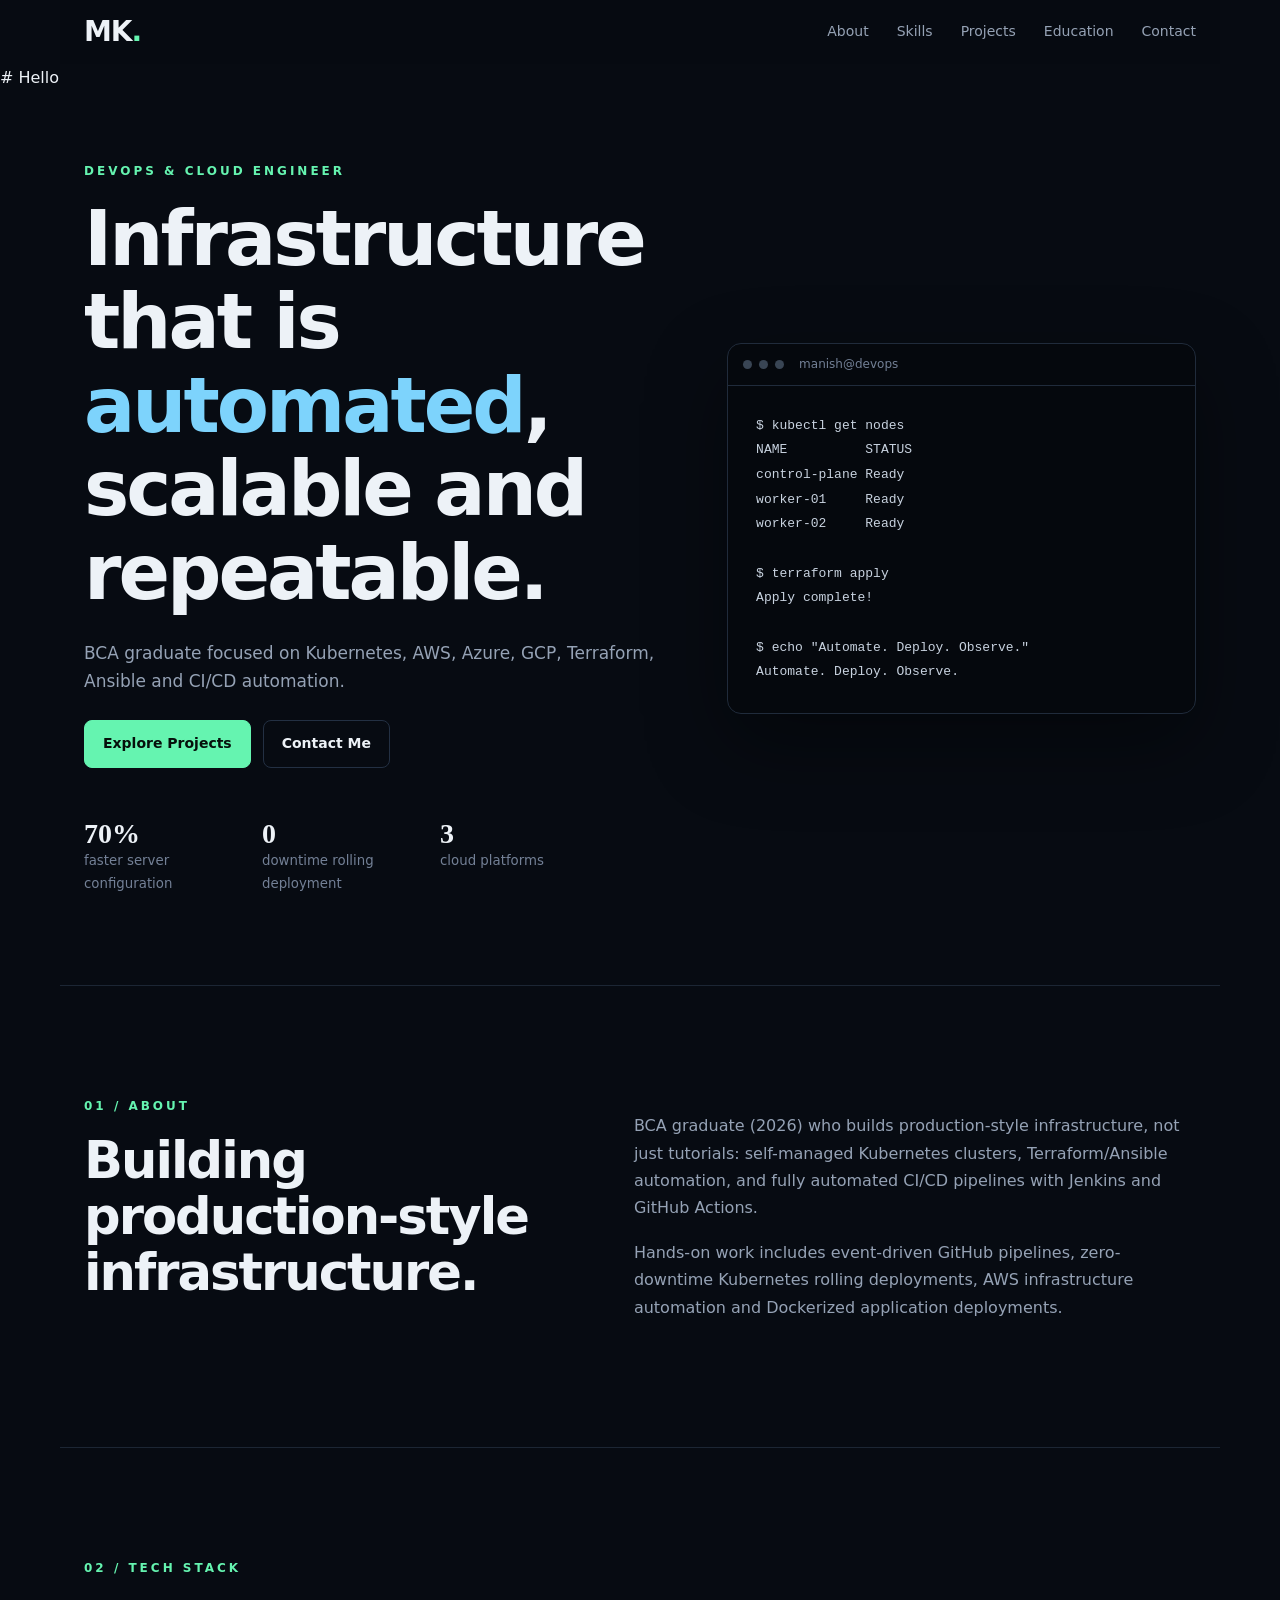
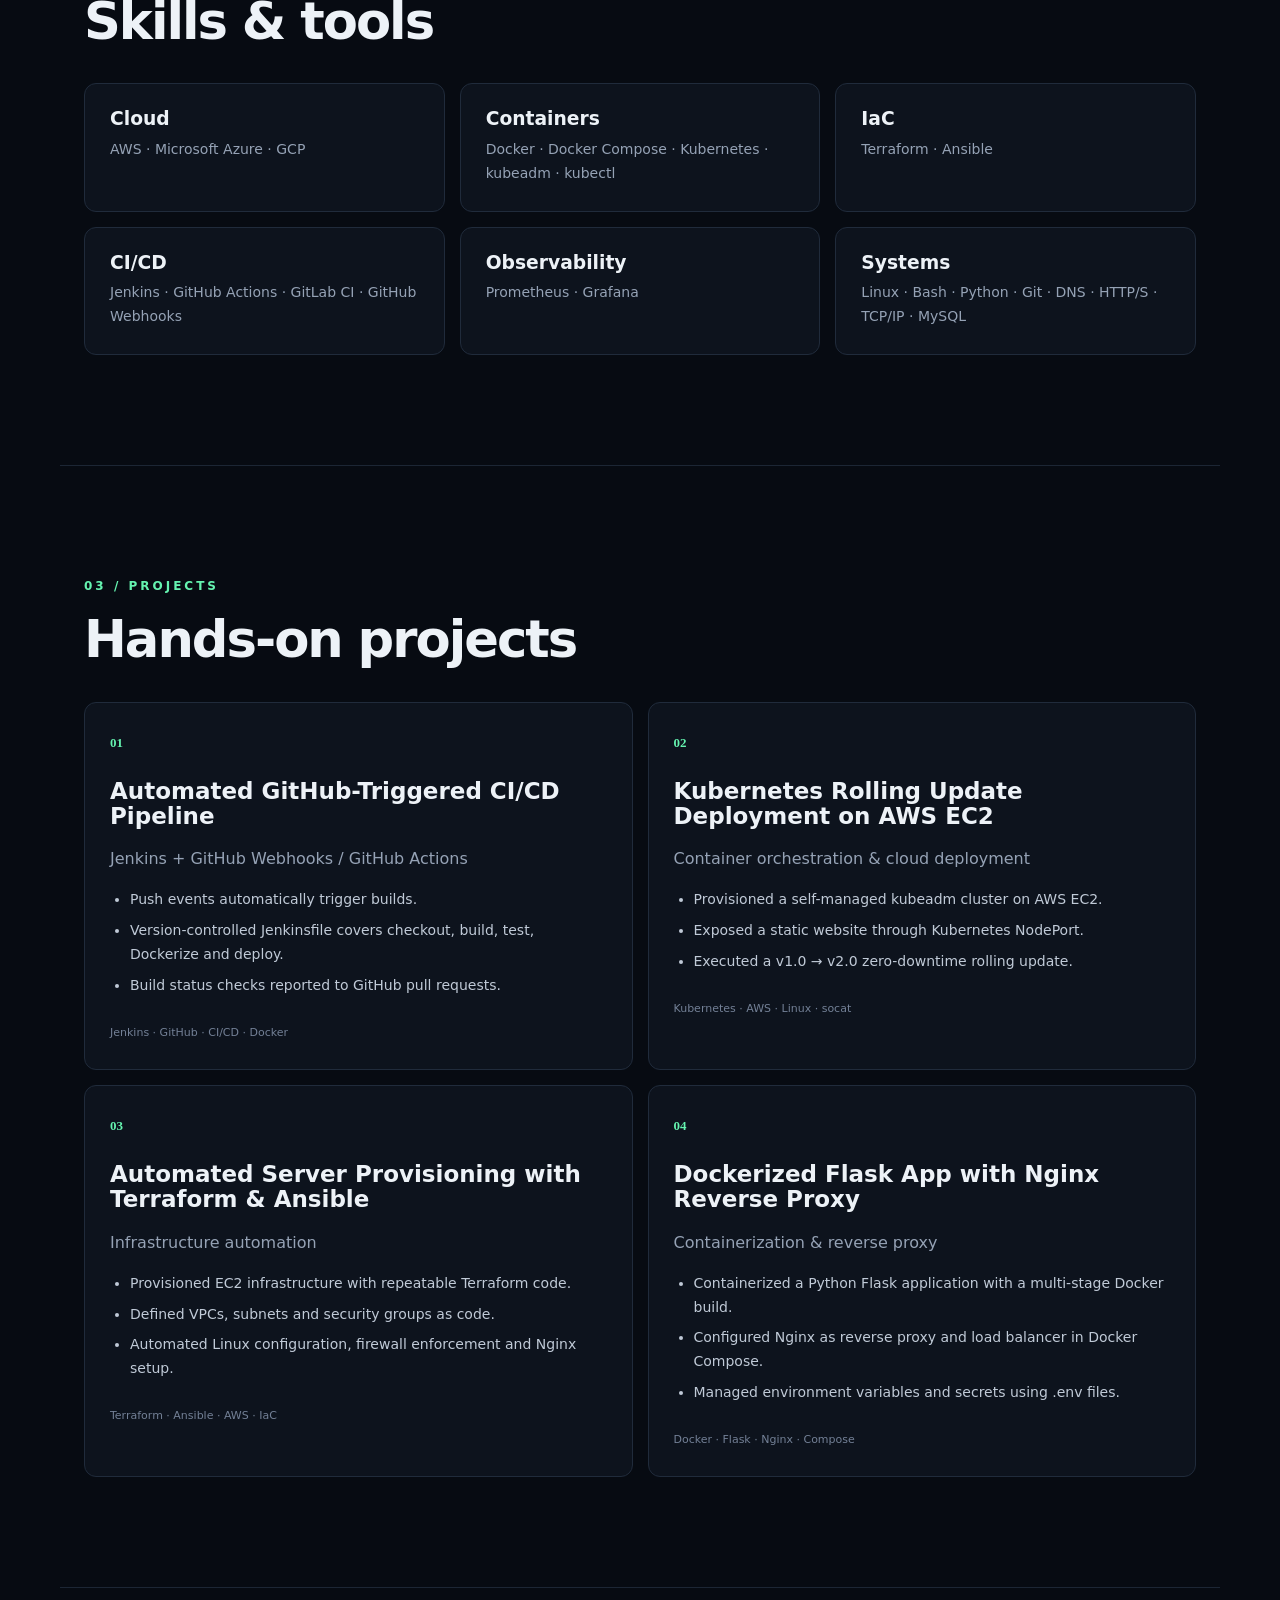
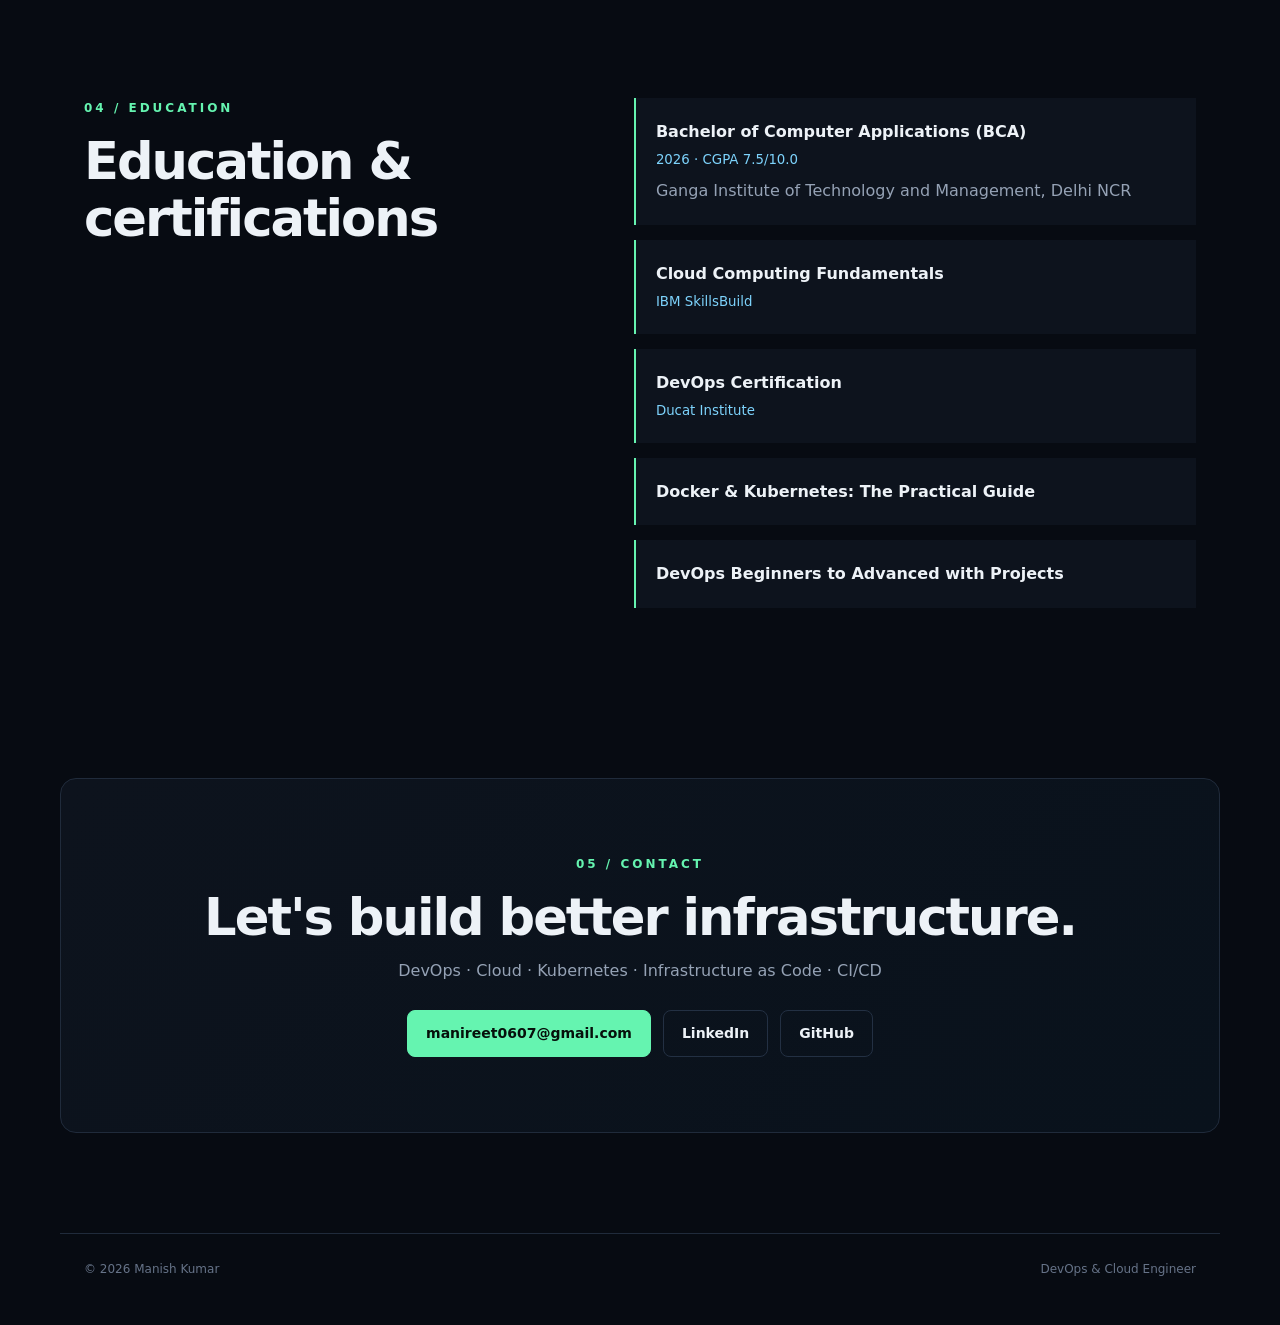
<file: index.html>
<!doctype html>
<html lang="en">
<head>
  <meta charset="utf-8">
  <meta name="viewport" content="width=device-width, initial-scale=1">
  <meta name="description" content="Manish Kumar - DevOps & Cloud Engineer portfolio and resume">
  <meta name="author" content="Manish Kumar">
  <meta property="og:title" content="Manish Kumar | DevOps & Cloud Engineer">
  <meta property="og:description" content="DevOps, Cloud, Kubernetes, Terraform and CI/CD portfolio.">
  <meta property="og:type" content="website">
  <title>Manish Kumar and | DevOps & Cloud Engineer</title>
  <link rel="stylesheet" href="assets/css/style.css">
</head>
<body>
<header class="header">
  <a class="logo" href="#home">MK<span>.</span></a>
  <button class="menu" aria-label="Toggle navigation">☰</button>
  <nav>
    <a href="#about">About</a><a href="#skills">Skills</a><a href="#projects">Projects</a>
    <a href="#education">Education</a><a href="#contact">Contact</a>
  </nav>
</header>
# Hello
<main>
<section id="home" class="hero container">
  <div>
    <p class="eyebrow">DEVOPS & CLOUD ENGINEER</p>
    <h1>Infrastructure that is <span>automated</span>, scalable and repeatable.</h1>
    <p class="lead">BCA graduate focused on Kubernetes, AWS, Azure, GCP, Terraform, Ansible and CI/CD automation.</p>
    <div class="actions">
      <a class="btn primary" href="#projects">Explore Projects</a>
      <a class="btn" href="mailto:manireet0607@gmail.com">Contact Me</a>
    </div>
    <div class="stats">
      <div><b>70%</b><small>faster server configuration</small></div>
      <div><b>0</b><small>downtime rolling deployment</small></div>
      <div><b>3</b><small>cloud platforms</small></div>
    </div>
  </div>
  <div class="terminal" aria-label="DevOps terminal">
    <div class="dots"><i></i><i></i><i></i><span>manish@devops</span></div>
    <pre>$ kubectl get nodes
NAME          STATUS
control-plane Ready
worker-01     Ready
worker-02     Ready

$ terraform apply
Apply complete!

$ echo "Automate. Deploy. Observe."
Automate. Deploy. Observe.</pre>
  </div>
</section>

<section id="about" class="section container two-col">
  <div><p class="eyebrow">01 / ABOUT</p><h2>Building production-style infrastructure.</h2></div>
  <div class="muted">
    <p>BCA graduate (2026) who builds production-style infrastructure, not just tutorials: self-managed Kubernetes clusters, Terraform/Ansible automation, and fully automated CI/CD pipelines with Jenkins and GitHub Actions.</p>
    <p>Hands-on work includes event-driven GitHub pipelines, zero-downtime Kubernetes rolling deployments, AWS infrastructure automation and Dockerized application deployments.</p>
  </div>
</section>

<section id="skills" class="section container">
  <p class="eyebrow">02 / TECH STACK</p><h2>Skills & tools</h2>
  <div class="grid skills">
    <article><h3>Cloud</h3><p>AWS · Microsoft Azure · GCP</p></article>
    <article><h3>Containers</h3><p>Docker · Docker Compose · Kubernetes · kubeadm · kubectl</p></article>
    <article><h3>IaC</h3><p>Terraform · Ansible</p></article>
    <article><h3>CI/CD</h3><p>Jenkins · GitHub Actions · GitLab CI · GitHub Webhooks</p></article>
    <article><h3>Observability</h3><p>Prometheus · Grafana</p></article>
    <article><h3>Systems</h3><p>Linux · Bash · Python · Git · DNS · HTTP/S · TCP/IP · MySQL</p></article>
  </div>
</section>

<section id="projects" class="section container">
  <p class="eyebrow">03 / PROJECTS</p><h2>Hands-on projects</h2>
  <div class="grid projects">
    <article><span class="number">01</span><h3>Automated GitHub-Triggered CI/CD Pipeline</h3><p class="muted">Jenkins + GitHub Webhooks / GitHub Actions</p><ul><li>Push events automatically trigger builds.</li><li>Version-controlled Jenkinsfile covers checkout, build, test, Dockerize and deploy.</li><li>Build status checks reported to GitHub pull requests.</li></ul><div class="tags">Jenkins · GitHub · CI/CD · Docker</div></article>
    <article><span class="number">02</span><h3>Kubernetes Rolling Update Deployment on AWS EC2</h3><p class="muted">Container orchestration & cloud deployment</p><ul><li>Provisioned a self-managed kubeadm cluster on AWS EC2.</li><li>Exposed a static website through Kubernetes NodePort.</li><li>Executed a v1.0 → v2.0 zero-downtime rolling update.</li></ul><div class="tags">Kubernetes · AWS · Linux · socat</div></article>
    <article><span class="number">03</span><h3>Automated Server Provisioning with Terraform & Ansible</h3><p class="muted">Infrastructure automation</p><ul><li>Provisioned EC2 infrastructure with repeatable Terraform code.</li><li>Defined VPCs, subnets and security groups as code.</li><li>Automated Linux configuration, firewall enforcement and Nginx setup.</li></ul><div class="tags">Terraform · Ansible · AWS · IaC</div></article>
    <article><span class="number">04</span><h3>Dockerized Flask App with Nginx Reverse Proxy</h3><p class="muted">Containerization & reverse proxy</p><ul><li>Containerized a Python Flask application with a multi-stage Docker build.</li><li>Configured Nginx as reverse proxy and load balancer in Docker Compose.</li><li>Managed environment variables and secrets using .env files.</li></ul><div class="tags">Docker · Flask · Nginx · Compose</div></article>
  </div>
</section>

<section id="education" class="section container two-col">
  <div><p class="eyebrow">04 / EDUCATION</p><h2>Education & certifications</h2></div>
  <div class="timeline">
    <article><b>Bachelor of Computer Applications (BCA)</b><small>2026 · CGPA 7.5/10.0</small><p>Ganga Institute of Technology and Management, Delhi NCR</p></article>
    <article><b>Cloud Computing Fundamentals</b><small>IBM SkillsBuild</small></article>
    <article><b>DevOps Certification</b><small>Ducat Institute</small></article>
    <article><b>Docker & Kubernetes: The Practical Guide</b></article>
    <article><b>DevOps Beginners to Advanced with Projects</b></article>
  </div>
</section>

<section id="contact" class="contact container">
  <p class="eyebrow">05 / CONTACT</p>
  <h2>Let's build better infrastructure.</h2>
  <p class="muted">DevOps · Cloud · Kubernetes · Infrastructure as Code · CI/CD</p>
  <div class="actions center">
    <a class="btn primary" href="mailto:manireet0607@gmail.com">manireet0607@gmail.com</a>
    <a class="btn" target="_blank" rel="noopener" href="https://www.linkedin.com/in/manish-kumar-651b572b1/">LinkedIn</a>
    <a class="btn" target="_blank" rel="noopener" href="https://github.com/manireet0607">GitHub</a>
  </div>
</section>
</main>

<footer class="container"><span>© 2026 Manish Kumar</span><span>DevOps & Cloud Engineer</span></footer>
<script src="assets/js/main.js"></script>
</body>
</html>
</file>
<file: assets/css/style.css>
*{box-sizing:border-box}html{scroll-behavior:smooth}body{margin:0;background:#070b12;color:#edf2f7;font:16px/1.7 Inter,system-ui,-apple-system,Segoe UI,sans-serif}a{color:inherit;text-decoration:none}.container{max-width:1160px;margin:auto;padding-left:24px;padding-right:24px}.header{position:sticky;top:0;z-index:20;max-width:1160px;margin:auto;padding:18px 24px;display:flex;justify-content:space-between;align-items:center;background:rgba(7,11,18,.88);backdrop-filter:blur(14px)}.logo{font:800 28px/1 Space Grotesk,system-ui;letter-spacing:-1px}.logo span,.eyebrow,.number{color:#65f4b0}.header nav{display:flex;gap:28px}.header nav a{color:#95a2b5;font-size:14px}.header nav a:hover{color:#65f4b0}.menu{display:none;background:none;border:0;color:white;font-size:24px}.hero{min-height:calc(100vh - 70px);display:grid;grid-template-columns:1.1fr .9fr;align-items:center;gap:70px;padding-top:70px;padding-bottom:90px}.eyebrow{font-size:12px;font-weight:800;letter-spacing:3px;margin:0 0 15px}.hero h1,h2,h3{font-family:"Space Grotesk",system-ui;line-height:1.1}.hero h1{font-size:clamp(43px,6vw,76px);letter-spacing:-3px;margin:0}.hero h1 span{color:#7dd3fc}.lead{color:#95a2b5;max-width:650px;font-size:17px;margin:24px 0}.actions{display:flex;gap:12px;flex-wrap:wrap}.center{justify-content:center}.btn{padding:11px 18px;border:1px solid #233043;border-radius:8px;font-weight:700;font-size:14px}.btn:hover{border-color:#65f4b0;color:#65f4b0}.btn.primary{background:#65f4b0;color:#06100b;border-color:#65f4b0}.stats{display:flex;gap:38px;margin-top:50px;flex-wrap:wrap}.stats b{display:block;font:800 28px Space Grotesk}.stats small{display:block;color:#738096;max-width:140px}.terminal{background:#05080d;border:1px solid #202b3b;border-radius:14px;overflow:hidden;box-shadow:0 30px 80px #0006}.dots{height:42px;border-bottom:1px solid #202b3b;display:flex;align-items:center;gap:7px;padding:0 15px;color:#738096;font-size:12px}.dots i{width:9px;height:9px;border-radius:50%;background:#394554}.dots span{margin-left:8px}pre{margin:0;padding:28px;color:#c8d2df;overflow:auto;font:13px/1.9 ui-monospace,SFMono-Regular,Consolas,monospace}.section{padding-top:110px;padding-bottom:110px;border-top:1px solid #1c2634}.section h2,.contact h2{font-size:clamp(32px,4vw,52px);letter-spacing:-2px;margin:0}.two-col{display:grid;grid-template-columns:.9fr 1.1fr;gap:90px}.muted{color:#95a2b5}.muted p+p{margin-top:18px}.grid{display:grid;gap:15px;margin-top:34px}.skills{grid-template-columns:repeat(3,1fr)}.skills article,.projects article{background:#0d131d;border:1px solid #202b3b;border-radius:12px;padding:25px}.skills h3{margin:0 0 8px}.skills p{margin:0;color:#95a2b5;font-size:14px}.projects{grid-template-columns:repeat(2,1fr)}.projects article{transition:.2s}.projects article:hover{transform:translateY(-4px);border-color:#34455c}.number{font:700 13px ui-monospace}.projects h3{font-size:23px;margin:24px 0 8px}.projects ul{padding-left:20px;color:#c0cad7;font-size:14px}.projects li+li{margin-top:7px}.tags{display:inline-block;margin-top:12px;color:#738096;font-size:11px}.timeline{display:grid;gap:15px}.timeline article{padding:20px;border-left:2px solid #65f4b0;background:#0d131d}.timeline b{display:block}.timeline small{color:#7dd3fc}.timeline p{margin:5px 0 0;color:#95a2b5}.contact{margin-top:60px;margin-bottom:100px;padding-top:75px;padding-bottom:75px;text-align:center;border:1px solid #202b3b;border-radius:16px;background:linear-gradient(135deg,#0d131d,#09121c)}.contact .muted{margin:12px 0 25px}footer{padding-top:25px;padding-bottom:45px;border-top:1px solid #202b3b;color:#667388;font-size:12px;display:flex;justify-content:space-between}@media(max-width:850px){.header nav{display:none}.header nav.open{display:flex;position:absolute;top:65px;left:0;right:0;flex-direction:column;gap:0;padding:10px 24px 20px;background:#070b12;border-bottom:1px solid #202b3b}.header nav.open a{padding:10px 0}.menu{display:block}.hero,.two-col{grid-template-columns:1fr}.terminal{display:none}.skills,.projects{grid-template-columns:1fr 1fr}}@media(max-width:560px){.container{padding-left:18px;padding-right:18px}.hero{padding-top:65px}.hero h1{font-size:43px}.skills,.projects{grid-template-columns:1fr}.stats{gap:20px}footer{flex-direction:column;gap:8px}}
</file>
